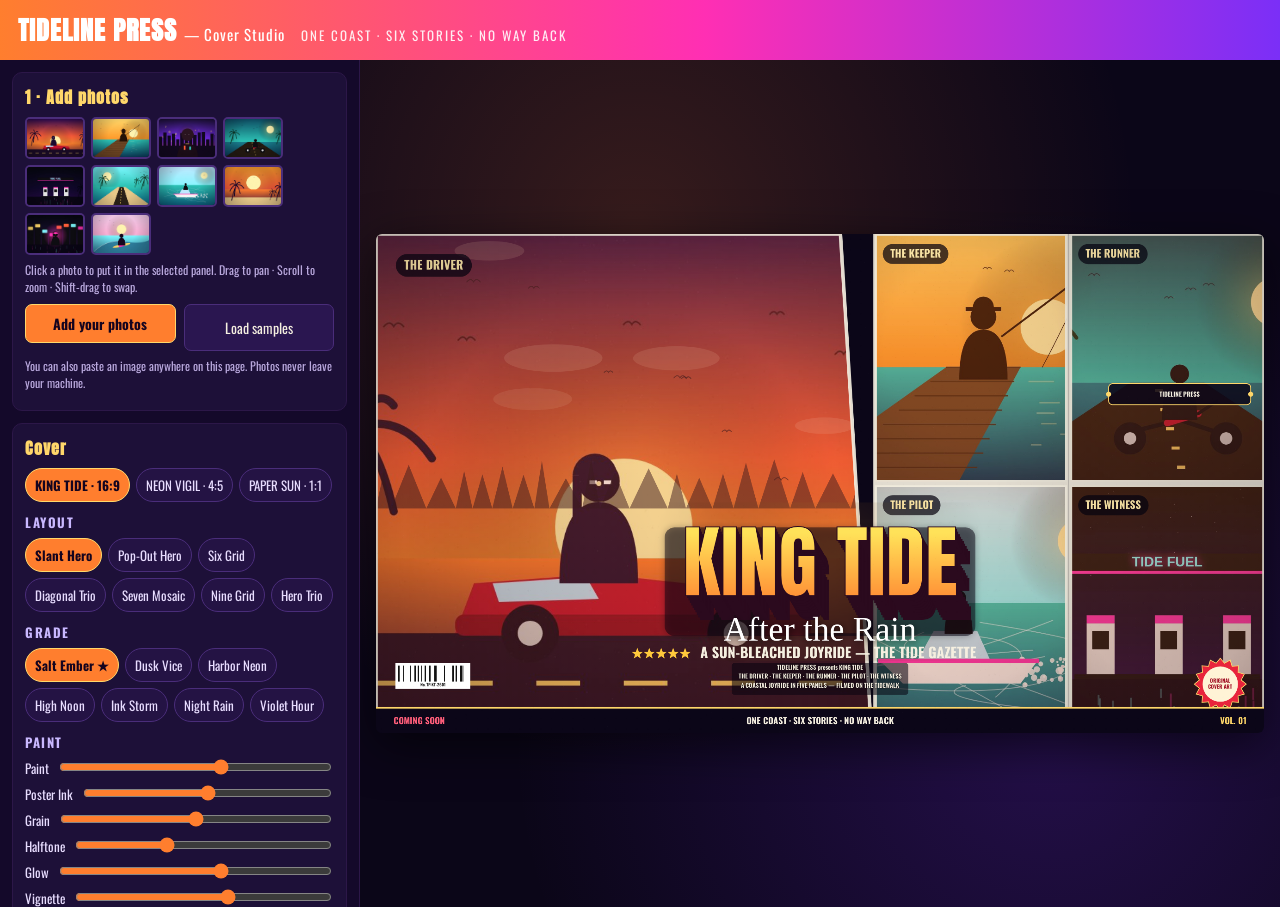
<file: app/index.html>
<!DOCTYPE html>
<html lang="en">
<head>
<meta charset="utf-8">
<meta name="viewport" content="width=device-width, initial-scale=1">
<title>TIDELINE PRESS — Cover Studio</title>
<link rel="stylesheet" href="style.css">
</head>
<body>
<div id="studio">
  <header>
    <h1>TIDELINE PRESS <span>— Cover Studio</span></h1>
    <p class="tagline">ONE COAST · SIX STORIES · NO WAY BACK</p>
  </header>
  <main>
    <div id="controls">
      <section class="step" id="step-1">
        <h2>1 · Add photos</h2>
        <div id="photo-strip" class="thumb-strip" aria-label="Demo photos"></div>
        <p class="hint">Click a photo to put it in the selected panel. Drag to pan · Scroll to zoom · Shift-drag to swap.</p>
        <div class="row">
          <label class="file-btn">Add your photos
            <input type="file" id="file-input" accept="image/*" multiple hidden>
          </label>
          <button type="button" id="btn-samples">Load samples</button>
        </div>
        <p class="hint">You can also paste an image anywhere on this page. Photos never leave your machine.</p>
      </section>

      <section class="step" id="step-cover">
        <h2>Cover</h2>
        <div id="cover-tabs" class="picker" role="tablist" aria-label="Cover"></div>
        <h3>Layout</h3>
        <div id="layout-picker" class="picker" aria-label="Layout"></div>
        <h3>Grade</h3>
        <div id="grade-picker" class="picker" aria-label="Grade"></div>
        <h3>Paint</h3>
        <label class="slider-row">Paint <input type="range" id="fx-paint" min="0" max="100" value="60"></label>
        <label class="slider-row">Poster Ink <input type="range" id="fx-ink" min="0" max="100" value="50"></label>
        <label class="slider-row">Grain <input type="range" id="fx-grain" min="0" max="100" value="50"></label>
        <label class="slider-row">Halftone <input type="range" id="fx-halftone" min="0" max="100" value="35"></label>
        <label class="slider-row">Glow <input type="range" id="fx-glow" min="0" max="100" value="60"></label>
        <label class="slider-row">Vignette <input type="range" id="fx-vignette" min="0" max="100" value="60"></label>
      </section>

      <section class="step" id="step-2">
        <h2>2 · Caption</h2>
        <label>Title <input type="text" id="in-title" value="KING TIDE" maxlength="24"></label>
        <label>Script subtitle <input type="text" id="in-script" value="After the Rain" maxlength="40"></label>
        <label>Tagline <input type="text" id="in-tagline" value="ONE COAST · SIX STORIES · NO WAY BACK" maxlength="60"></label>
        <label>Press quote <input type="text" id="in-quote" value="A SUN-BLEACHED JOYRIDE" maxlength="60"></label>
        <label>Volume badge <input type="text" id="in-badge" value="VOL. 01" maxlength="16"></label>
        <label>Ribbon <input type="text" id="in-ribbon" value="" maxlength="24" placeholder="e.g. LIMITED"></label>
        <label class="check"><input type="checkbox" id="in-seal" checked> Seal — ORIGINAL COVER ART</label>
        <label class="check"><input type="checkbox" id="in-marquee" checked> Marquee — stars + press quote</label>
      </section>

      <section class="step" id="panel-controls">
        <h2>Panel</h2>
        <label>Selected panel
          <select id="panel-select"></select>
        </label>
        <label class="slider-row">Zoom <input type="range" id="panel-zoom" min="100" max="300" value="100"></label>
        <div class="row">
          <button type="button" id="panel-flip">Flip</button>
          <select id="panel-swap" aria-label="Swap with panel"></select>
        </div>
        <label>Focal point
          <select id="panel-focal">
            <option>Top</option>
            <option selected>Center</option>
            <option>Bottom</option>
          </select>
        </label>
        <label>Tag (role / place · time) <input type="text" id="panel-tag" maxlength="28"></label>
        <button type="button" id="panel-reset">Reset crop</button>
      </section>

      <section class="step" id="step-3">
        <h2>3 · Export</h2>
        <label>Size
          <select id="export-size">
            <option value="1:1">Square · 1080 × 1080</option>
            <option value="4:5">Portrait · 1080 × 1350</option>
            <option value="16:9" selected>Landscape · 1920 × 1080</option>
          </select>
        </label>
        <div class="row">
          <button type="button" id="btn-export" class="primary">Export PNG</button>
          <button type="button" id="btn-export-all">Export all 3 sizes</button>
        </div>
        <div class="row">
          <button type="button" id="btn-remix">Remix</button>
          <button type="button" id="btn-surprise">Surprise me</button>
        </div>
        <p id="status-line" aria-live="polite">Ready.</p>
      </section>
    </div>
    <div id="stage">
      <canvas id="preview" width="1920" height="1080"></canvas>
    </div>
  </main>
</div>
<script type="module" src="src/main.js"></script>
</body>
</html>
</file>
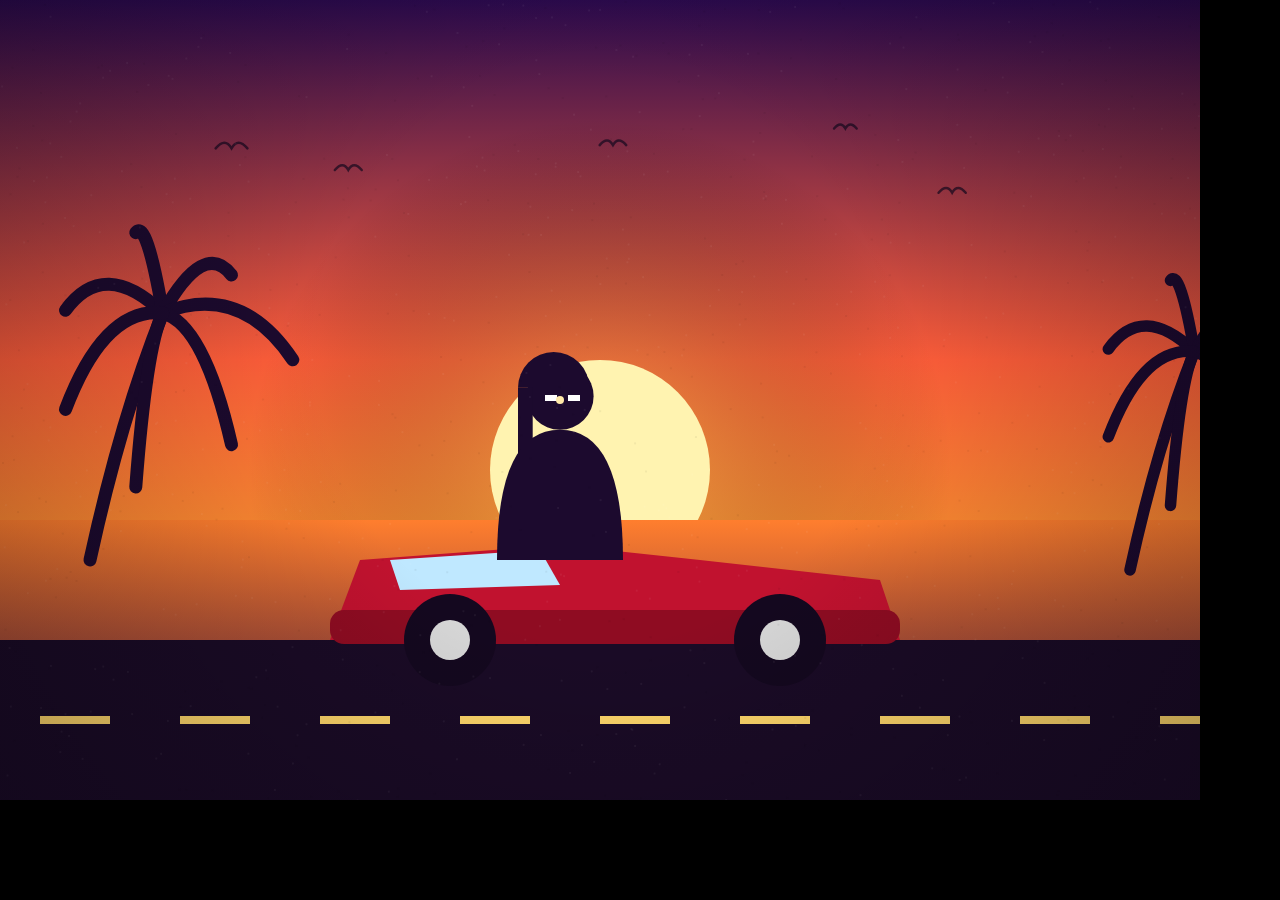
<file: tools/gen-photos.html>
<!DOCTYPE html>
<html lang="en">
<head>
<meta charset="utf-8">
<title>gen-photos</title>
<style>html,body{margin:0;padding:0;background:#000}canvas{display:block}</style>
</head>
<body>
<canvas id="c" width="1200" height="800"></canvas>
<script>
// TIDELINE PRESS — procedural demo-photo generator.
// Every "photo" is drawn on a 2-D canvas: sky gradients, suns, palms and
// silhouettes from a seeded PRNG. No photographs, no borrowed artwork.
// Usage: gen-photos.html?scene=<id>  → draws the scene, sets window.__genReady.
function hashSeed(text) {
  let h = 2166136261;
  for (let i = 0; i < text.length; i++) { h ^= text.charCodeAt(i); h = Math.imul(h, 16777619); }
  return h >>> 0;
}
function mulberry32(seed) {
  let a = seed >>> 0;
  return function () {
    a = (a + 0x6d2b79f5) >>> 0;
    let t = a;
    t = Math.imul(t ^ (t >>> 15), t | 1);
    t ^= t + Math.imul(t ^ (t >>> 7), t | 61);
    return ((t ^ (t >>> 14)) >>> 0) / 4294967296;
  };
}
const ctx = document.getElementById('c').getContext('2d');
const W = 1200, H = 800;

function sky(stops) {
  const g = ctx.createLinearGradient(0, 0, 0, H);
  stops.forEach(([o, c]) => g.addColorStop(o, c));
  ctx.fillStyle = g;
  ctx.fillRect(0, 0, W, H);
}
function sun(cx, cy, r, color, glow) {
  const g = ctx.createRadialGradient(cx, cy, r * 0.1, cx, cy, r * 3.2);
  g.addColorStop(0, glow);
  g.addColorStop(1, 'rgba(0,0,0,0)');
  ctx.fillStyle = g;
  ctx.fillRect(cx - r * 3.2, cy - r * 3.2, r * 6.4, r * 6.4);
  ctx.fillStyle = color;
  ctx.beginPath(); ctx.arc(cx, cy, r, 0, Math.PI * 2); ctx.fill();
}
function sea(y, top, bottom) {
  const g = ctx.createLinearGradient(0, y, 0, H);
  g.addColorStop(0, top); g.addColorStop(1, bottom);
  ctx.fillStyle = g;
  ctx.fillRect(0, y, W, H - y);
}
function birds(rnd, n, y0, y1) {
  ctx.strokeStyle = 'rgba(20,8,30,0.7)';
  ctx.lineWidth = 2.5; ctx.lineCap = 'round';
  for (let i = 0; i < n; i++) {
    const x = 60 + rnd() * (W - 120), y = y0 + rnd() * (y1 - y0), s = 8 + rnd() * 10;
    ctx.beginPath();
    ctx.moveTo(x - s, y);
    ctx.quadraticCurveTo(x - s * 0.4, y - s * 0.7, x, y);
    ctx.quadraticCurveTo(x + s * 0.4, y - s * 0.7, x + s, y);
    ctx.stroke();
  }
}
function palm(x, y, s, color) {
  ctx.save();
  ctx.strokeStyle = color; ctx.fillStyle = color;
  ctx.lineWidth = Math.max(3, s * 0.05); ctx.lineCap = 'round';
  ctx.beginPath();
  ctx.moveTo(x, y);
  ctx.quadraticCurveTo(x + s * 0.12, y - s * 0.55, x + s * 0.28, y - s * 0.95);
  ctx.stroke();
  const tx = x + s * 0.28, ty = y - s * 0.95;
  for (let i = 0; i < 7; i++) {
    const a = -Math.PI * 0.85 + (i * Math.PI * 1.7) / 6;
    const len = s * (0.42 + (i % 2) * 0.08);
    ctx.beginPath();
    ctx.moveTo(tx, ty);
    ctx.quadraticCurveTo(tx + Math.cos(a) * len * 0.6, ty + Math.sin(a) * len * 0.5 - s * 0.12,
      tx + Math.cos(a) * len, ty + Math.sin(a) * len + s * 0.18);
    ctx.stroke();
  }
  ctx.restore();
}
function grain(rnd) {
  ctx.save(); ctx.globalAlpha = 0.05;
  for (let i = 0; i < 900; i++) {
    ctx.fillStyle = rnd() > 0.5 ? '#fff' : '#000';
    ctx.fillRect(rnd() * W, rnd() * H, 2, 2);
  }
  ctx.restore();
}
function vignette() {
  const g = ctx.createRadialGradient(W / 2, H * 0.45, H * 0.35, W / 2, H / 2, W * 0.75);
  g.addColorStop(0, 'rgba(0,0,0,0)'); g.addColorStop(1, 'rgba(5,2,12,0.4)');
  ctx.fillStyle = g; ctx.fillRect(0, 0, W, H);
}
function person(x, y, s, opts = {}) {
  // Simple standing silhouette: head, hair, shoulders, torso.
  ctx.save();
  ctx.fillStyle = opts.color || '#14081f';
  ctx.beginPath(); ctx.arc(x, y - s * 0.78, s * 0.16, 0, Math.PI * 2); ctx.fill(); // head
  if (opts.hair) {
    ctx.beginPath(); ctx.arc(x - s * 0.03, y - s * 0.82, s * 0.17, Math.PI, Math.PI * 2); ctx.fill();
    ctx.fillRect(x - s * 0.2, y - s * 0.82, s * 0.07, s * 0.34); // long hair
  }
  if (opts.hat) {
    ctx.fillRect(x - s * 0.22, y - s * 0.9, s * 0.44, s * 0.05);
    ctx.beginPath(); ctx.arc(x, y - s * 0.9, s * 0.13, Math.PI, 0); ctx.fill();
  }
  if (opts.bandana) {
    ctx.fillStyle = opts.bandana;
    ctx.beginPath(); ctx.arc(x, y - s * 0.78, s * 0.165, Math.PI * 1.05, Math.PI * 1.95); ctx.fill();
    ctx.beginPath(); ctx.moveTo(x + s * 0.14, y - s * 0.8); ctx.lineTo(x + s * 0.3, y - s * 0.62); ctx.lineTo(x + s * 0.2, y - s * 0.72); ctx.closePath(); ctx.fill();
  }
  ctx.fillStyle = opts.color || '#14081f';
  ctx.beginPath(); // shoulders + torso
  ctx.moveTo(x - s * 0.3, y);
  ctx.quadraticCurveTo(x - s * 0.3, y - s * 0.62, x, y - s * 0.62);
  ctx.quadraticCurveTo(x + s * 0.3, y - s * 0.62, x + s * 0.3, y);
  ctx.closePath(); ctx.fill();
  ctx.restore();
}

const scenes = {
  'hero-convertible'(rnd) {
    sky([[0, '#2b0a4e'], [0.45, '#ff5e3a'], [0.75, '#ff9e2e'], [1, '#ffd76a']]);
    sun(600, 470, 110, '#fff3b0', 'rgba(255,190,80,0.55)');
    sea(520, '#ff7e2e', '#3a1040');
    birds(rnd, 5, 90, 260);
    palm(90, 560, 260, '#1c0a2e');
    palm(1130, 570, 230, '#1c0a2e');
    // Road.
    ctx.fillStyle = '#1a0b26'; ctx.fillRect(0, 640, W, 160);
    ctx.fillStyle = '#ffd76a';
    for (let x = 40; x < W; x += 140) ctx.fillRect(x, 716, 70, 8);
    // Red convertible, side profile.
    ctx.save();
    ctx.fillStyle = '#c1122f';
    ctx.beginPath();
    ctx.moveTo(330, 640);
    ctx.lineTo(360, 560); ctx.lineTo(560, 545); ctx.lineTo(700, 560);
    ctx.lineTo(880, 580); ctx.lineTo(900, 640);
    ctx.closePath(); ctx.fill();
    ctx.fillStyle = '#8f0c22';
    ctx.beginPath(); ctx.roundRect(330, 610, 570, 34, 14); ctx.fill();
    ctx.fillStyle = '#bfe8ff';
    ctx.beginPath(); ctx.moveTo(390, 560); ctx.lineTo(540, 550); ctx.lineTo(560, 585); ctx.lineTo(400, 590); ctx.closePath(); ctx.fill();
    ctx.fillStyle = '#14081f';
    ctx.beginPath(); ctx.arc(450, 640, 46, 0, Math.PI * 2); ctx.fill();
    ctx.beginPath(); ctx.arc(780, 640, 46, 0, Math.PI * 2); ctx.fill();
    ctx.fillStyle = '#d8d8d8';
    ctx.beginPath(); ctx.arc(450, 640, 20, 0, Math.PI * 2); ctx.fill();
    ctx.beginPath(); ctx.arc(780, 640, 20, 0, Math.PI * 2); ctx.fill();
    ctx.restore();
    // Woman with sunglasses leaning on the door.
    person(560, 560, 210, { hair: true, color: '#1c0a2e' });
    ctx.fillStyle = '#fff';
    ctx.fillRect(545, 395, 12, 6); ctx.fillRect(568, 395, 12, 6); // sunglasses glint
    ctx.fillStyle = '#ffe9a8';
    ctx.beginPath(); ctx.arc(560, 400, 4, 0, Math.PI * 2); ctx.fill(); // earring
  },
  'fisherman'(rnd) {
    sky([[0, '#ffd76a'], [0.5, '#ff9e2e'], [1, '#ff5e3a']]);
    sun(850, 300, 90, '#fff3b0', 'rgba(255,190,80,0.5)');
    sea(430, '#2ec4b6', '#0b3d5c');
    ctx.fillStyle = 'rgba(255,243,176,0.35)';
    for (let i = 0; i < 8; i++) ctx.fillRect(780 + rnd() * 160, 440 + i * 34, 90 - i * 8, 5);
    // Pier planks.
    ctx.fillStyle = '#6b4423';
    ctx.beginPath(); ctx.moveTo(0, 800); ctx.lineTo(520, 430); ctx.lineTo(760, 430); ctx.lineTo(560, 800); ctx.closePath(); ctx.fill();
    ctx.strokeStyle = '#4a2d17'; ctx.lineWidth = 4;
    for (let i = 0; i < 9; i++) {
      const t = i / 8;
      ctx.beginPath();
      ctx.moveTo(520 - 520 * t * 0.9 + 60 * t, 430 + 370 * t);
      ctx.lineTo(760 - 200 * t + 40 * t, 430 + 370 * t);
      ctx.stroke();
    }
    // Old fisherman with rod.
    person(640, 470, 260, { hat: true, color: '#241207' });
    ctx.strokeStyle = '#241207'; ctx.lineWidth = 6; ctx.lineCap = 'round';
    ctx.beginPath(); ctx.moveTo(700, 330); ctx.lineTo(980, 120); ctx.stroke();
    ctx.lineWidth = 2;
    ctx.beginPath(); ctx.moveTo(980, 120); ctx.quadraticCurveTo(900, 300, 830, 430); ctx.stroke();
    birds(rnd, 4, 80, 220);
  },
  'portrait-man'(rnd) {
    sky([[0, '#1b1035'], [0.55, '#7b2ff7'], [1, '#ff5e3a']]);
    for (let i = 0; i < 14; i++) {
      ctx.fillStyle = `rgba(255,${180 + Math.floor(rnd() * 60)},120,${0.25 + rnd() * 0.4})`;
      ctx.beginPath(); ctx.arc(60 + rnd() * (W - 120), 120 + rnd() * 380, 6 + rnd() * 22, 0, Math.PI * 2); ctx.fill();
    }
    sun(600, 330, 70, '#ffe9a8', 'rgba(255,150,80,0.5)');
    // Rooftop + skyline.
    ctx.fillStyle = '#12081f';
    for (let x = 0; x < W; x += 90) {
      const h = 120 + rnd() * 180;
      ctx.fillRect(x, 560 - h, 70, h);
    }
    ctx.fillRect(0, 560, W, 240);
    // Man close-up.
    ctx.fillStyle = '#2a1420';
    ctx.beginPath(); ctx.arc(600, 330, 130, 0, Math.PI * 2); ctx.fill(); // head
    ctx.beginPath(); ctx.arc(600, 330, 132, 0.15 * Math.PI, 0.85 * Math.PI); ctx.fill(); // beard
    ctx.fillStyle = '#1c0d18';
    ctx.beginPath(); ctx.moveTo(380, 800); ctx.quadraticCurveTo(400, 520, 600, 500); ctx.quadraticCurveTo(800, 520, 820, 800); ctx.closePath(); ctx.fill();
    ctx.fillStyle = '#ff5e3a'; ctx.fillRect(520, 560, 40, 90); ctx.fillStyle = '#2ec4b6'; ctx.fillRect(640, 580, 34, 70); // floral shirt
    ctx.fillStyle = '#ffd76a'; ctx.fillRect(560, 520, 80, 10); // gold chain
    ctx.fillStyle = '#fff'; ctx.fillRect(545, 320, 14, 5); ctx.fillRect(620, 320, 14, 5); // eyes
  },
  'motorcycle'(rnd) {
    sky([[0, '#0e4d64'], [0.6, '#2ec4b6'], [1, '#ffd76a']]);
    sun(950, 220, 80, '#fff3b0', 'rgba(255,220,120,0.5)');
    sea(480, '#1b7f8e', '#0b3d5c');
    ctx.fillStyle = '#241a12'; ctx.beginPath(); ctx.moveTo(0, 800); ctx.lineTo(480, 480); ctx.lineTo(720, 480); ctx.lineTo(1200, 800); ctx.closePath(); ctx.fill();
    ctx.fillStyle = '#ffd76a';
    for (let i = 0; i < 5; i++) ctx.fillRect(560 + i * 18, 500 + i * 62, 26, 10);
    palm(120, 520, 240, '#0d2f1e');
    palm(1090, 530, 220, '#0d2f1e');
    // Motorcycle side profile.
    ctx.save();
    ctx.strokeStyle = '#0d0d12'; ctx.lineWidth = 14; ctx.lineCap = 'round';
    ctx.beginPath(); ctx.moveTo(480, 640); ctx.lineTo(640, 600); ctx.lineTo(760, 640); ctx.stroke();
    ctx.strokeStyle = '#c1122f'; ctx.lineWidth = 22;
    ctx.beginPath(); ctx.moveTo(600, 610); ctx.lineTo(700, 580); ctx.stroke();
    ctx.fillStyle = '#0d0d12';
    ctx.beginPath(); ctx.arc(480, 660, 52, 0, Math.PI * 2); ctx.fill();
    ctx.beginPath(); ctx.arc(790, 660, 52, 0, Math.PI * 2); ctx.fill();
    ctx.fillStyle = '#d8d8d8';
    ctx.beginPath(); ctx.arc(480, 660, 20, 0, Math.PI * 2); ctx.fill();
    ctx.beginPath(); ctx.arc(790, 660, 20, 0, Math.PI * 2); ctx.fill();
    ctx.strokeStyle = '#0d0d12'; ctx.lineWidth = 10;
    ctx.beginPath(); ctx.moveTo(700, 580); ctx.lineTo(760, 540); ctx.stroke();
    ctx.restore();
    person(640, 600, 190, { color: '#0d0d12' });
    birds(rnd, 4, 90, 240);
  },
  'gas-station'(rnd) {
    sky([[0, '#05070f'], [0.6, '#12082e'], [1, '#2b0a4e']]);
    for (let i = 0; i < 40; i++) {
      ctx.fillStyle = `rgba(255,255,255,${0.3 + rnd() * 0.6})`;
      ctx.fillRect(rnd() * W, rnd() * 300, 2, 2);
    }
    // Canopy.
    ctx.fillStyle = '#0d0d12'; ctx.fillRect(220, 220, 760, 60);
    ctx.fillStyle = '#ff2fb3'; ctx.fillRect(220, 276, 760, 10);
    ctx.fillStyle = '#7df9ff'; ctx.font = '700 44px sans-serif'; ctx.textAlign = 'center';
    ctx.shadowColor = '#ff2fb3'; ctx.shadowBlur = 26;
    ctx.fillText('TIDE FUEL', 600, 262);
    ctx.shadowBlur = 0;
    // Pumps.
    for (const px of [340, 560, 780]) {
      ctx.fillStyle = '#e8e8e8'; ctx.fillRect(px, 420, 90, 190);
      ctx.fillStyle = '#ff2fb3'; ctx.fillRect(px, 420, 90, 26);
      ctx.fillStyle = '#111'; ctx.fillRect(px + 18, 470, 54, 60);
    }
    ctx.fillStyle = '#0d0d12'; ctx.fillRect(300, 610, 600, 16);
    // Wet road reflections.
    ctx.fillStyle = '#0a0616'; ctx.fillRect(0, 626, W, 174);
    for (let i = 0; i < 26; i++) {
      ctx.fillStyle = rnd() > 0.5 ? 'rgba(255,47,179,0.35)' : 'rgba(125,249,255,0.3)';
      ctx.fillRect(240 + rnd() * 720, 640 + rnd() * 130, 6, 30 + rnd() * 60);
    }
    palm(1080, 640, 220, '#05070f');
  },
  'coastal-road'(rnd) {
    sky([[0, '#7df9ff'], [0.5, '#2ec4b6'], [1, '#ffd76a']]);
    sun(300, 200, 90, '#fff3b0', 'rgba(255,240,180,0.5)');
    sea(420, '#2ec4b6', '#0b6e8e');
    ctx.fillStyle = '#e8c98a'; ctx.beginPath(); ctx.moveTo(0, 800); ctx.lineTo(520, 420); ctx.lineTo(680, 420); ctx.lineTo(1200, 800); ctx.closePath(); ctx.fill();
    ctx.fillStyle = '#2a2118'; ctx.beginPath(); ctx.moveTo(430, 800); ctx.lineTo(560, 420); ctx.lineTo(640, 420); ctx.lineTo(760, 800); ctx.closePath(); ctx.fill();
    ctx.fillStyle = '#ffd76a';
    for (let i = 0; i < 6; i++) ctx.fillRect(588 - i * 2, 450 + i * 58, 14, 26);
    palm(150, 460, 230, '#0d3a24');
    palm(1020, 470, 250, '#0d3a24');
    palm(880, 430, 160, '#0d3a24');
    birds(rnd, 6, 80, 260);
  },
  'speedboat'(rnd) {
    sky([[0, '#bfe8ff'], [0.6, '#7df9ff'], [1, '#ffe9a8']]);
    sun(950, 180, 70, '#fff3b0', 'rgba(255,240,180,0.5)');
    sea(380, '#2ec4b6', '#0b5e7a');
    ctx.strokeStyle = 'rgba(255,255,255,0.5)'; ctx.lineWidth = 3;
    for (let i = 0; i < 10; i++) {
      ctx.beginPath();
      ctx.moveTo(80 + rnd() * 1000, 420 + rnd() * 320);
      ctx.quadraticCurveTo(80 + rnd() * 1000, 420 + rnd() * 320, 80 + rnd() * 1000, 420 + rnd() * 320);
      ctx.stroke();
    }
    // Spray.
    ctx.fillStyle = 'rgba(255,255,255,0.85)';
    for (let i = 0; i < 60; i++) {
      ctx.beginPath(); ctx.arc(760 + rnd() * 260, 560 + rnd() * 90, 3 + rnd() * 9, 0, Math.PI * 2); ctx.fill();
    }
    // Hull.
    ctx.fillStyle = '#f5f5f5';
    ctx.beginPath(); ctx.moveTo(300, 560); ctx.lineTo(820, 560); ctx.lineTo(760, 640); ctx.lineTo(380, 640); ctx.closePath(); ctx.fill();
    ctx.fillStyle = '#ff2fb3'; ctx.fillRect(300, 560, 520, 14);
    ctx.fillStyle = '#bfe8ff'; ctx.beginPath(); ctx.moveTo(430, 560); ctx.lineTo(480, 470); ctx.lineTo(620, 470); ctx.lineTo(660, 560); ctx.closePath(); ctx.fill();
    person(560, 480, 150, { color: '#0d0d12' });
    birds(rnd, 3, 80, 200);
  },
  'beach-palms'(rnd) {
    sky([[0, '#ff9e2e'], [0.55, '#ff5e3a'], [1, '#7b2ff7']]);
    sun(600, 330, 150, '#fff3b0', 'rgba(255,190,80,0.6)');
    sea(470, '#ff7e2e', '#3a1040');
    ctx.fillStyle = '#e8c98a'; ctx.fillRect(0, 640, W, 160);
    palm(140, 700, 330, '#1c0a2e');
    palm(1080, 710, 300, '#1c0a2e');
    palm(950, 690, 180, '#1c0a2e');
    birds(rnd, 6, 90, 280);
  },
  'bandana-woman'(rnd) {
    sky([[0, '#05070f'], [0.6, '#1b1035'], [1, '#3a1040']]);
    // Buildings + neon signs.
    const signs = ['#ff2fb3', '#7df9ff', '#ffd76a', '#ff5e3a'];
    for (let x = 0; x < W; x += 150) {
      const h = 260 + rnd() * 220;
      ctx.fillStyle = '#0d0d12';
      ctx.fillRect(x + 10, 620 - h, 130, h);
      ctx.fillStyle = signs[Math.floor(rnd() * signs.length)];
      ctx.shadowColor = ctx.fillStyle; ctx.shadowBlur = 22;
      ctx.fillRect(x + 26, 620 - h + 30, 98, 60);
      ctx.shadowBlur = 0;
    }
    ctx.fillStyle = '#0a0616'; ctx.fillRect(0, 620, W, 180);
    for (let i = 0; i < 30; i++) {
      ctx.fillStyle = rnd() > 0.5 ? 'rgba(255,47,179,0.35)' : 'rgba(125,249,255,0.3)';
      ctx.fillRect(60 + rnd() * 1080, 640 + rnd() * 130, 6, 30 + rnd() * 60);
    }
    // Pink rim glow behind the woman so she reads against the dark street.
    const glow = ctx.createRadialGradient(600, 430, 20, 600, 430, 260);
    glow.addColorStop(0, 'rgba(255,47,179,0.55)');
    glow.addColorStop(1, 'rgba(255,47,179,0)');
    ctx.fillStyle = glow;
    ctx.fillRect(340, 170, 520, 520);
    person(600, 640, 300, { hair: true, bandana: '#ff2fb3', color: '#0d0d12' });
    ctx.fillStyle = '#ffd76a';
    ctx.beginPath(); ctx.arc(600, 400, 5, 0, Math.PI * 2); ctx.fill();
  },
  'surfer'(rnd) {
    sky([[0, '#ffd6f5'], [0.5, '#ffb3d9'], [1, '#7df9ff']]);
    sun(600, 300, 100, '#fff3b0', 'rgba(255,220,160,0.55)');
    sea(430, '#7df9ff', '#2e7f9e');
    // Wave curl.
    ctx.fillStyle = '#2e7f9e';
    ctx.beginPath();
    ctx.moveTo(0, 800); ctx.quadraticCurveTo(300, 480, 700, 560); ctx.quadraticCurveTo(1000, 620, 1200, 520);
    ctx.lineTo(1200, 800); ctx.closePath(); ctx.fill();
    ctx.strokeStyle = 'rgba(255,255,255,0.8)'; ctx.lineWidth = 6;
    ctx.beginPath(); ctx.moveTo(0, 790); ctx.quadraticCurveTo(300, 490, 700, 565); ctx.stroke();
    // Board + surfer.
    ctx.save();
    ctx.translate(600, 640); ctx.rotate(-0.22);
    ctx.fillStyle = '#ffd76a';
    ctx.beginPath(); ctx.ellipse(0, 0, 190, 26, 0, 0, Math.PI * 2); ctx.fill();
    ctx.fillStyle = '#ff2fb3'; ctx.fillRect(-60, -26, 120, 52);
    ctx.restore();
    person(600, 640, 260, { color: '#14081f' });
    birds(rnd, 5, 90, 260);
  },
};

const params = new URLSearchParams(location.search);
const scene = params.get('scene') || 'hero-convertible';
const draw = scenes[scene];
if (draw) {
  const rnd = mulberry32(hashSeed('photo:' + scene));
  draw(rnd);
  grain(rnd);
  vignette();
}
window.__genReady = true;
document.title = 'ready:' + scene;
</script>
</body>
</html>
</file>
<file: app/style.css>
@font-face {
  font-family: 'Anton';
  src: url('fonts/Anton-Regular.ttf') format('truetype');
  font-weight: 400;
  font-display: swap;
}
@font-face {
  font-family: 'Oswald';
  src: url('fonts/Oswald-Variable.ttf') format('truetype');
  font-weight: 100 900;
  font-display: swap;
}
@font-face {
  font-family: 'Pacifico';
  src: url('fonts/Pacifico-Regular.ttf') format('truetype');
  font-weight: 400;
  font-display: swap;
}

* { box-sizing: border-box; }

body {
  margin: 0;
  background: #0b0618;
  color: #f5efe0;
  font-family: 'Oswald', system-ui, sans-serif;
}

#studio > header {
  display: flex;
  align-items: baseline;
  gap: 16px;
  padding: 10px 18px;
  background: linear-gradient(90deg, #ff7e2e, #ff2fb3 55%, #7b2ff7);
  color: #fff;
}
#studio > header h1 {
  font-family: 'Anton', 'Arial Black', sans-serif;
  font-size: 26px;
  letter-spacing: 1px;
  margin: 0;
}
#studio > header h1 span { font-family: 'Oswald', sans-serif; font-weight: 400; font-size: 15px; }
#studio > header .tagline {
  margin: 0;
  font-size: 13px;
  letter-spacing: 2px;
  opacity: 0.9;
}

main {
  display: grid;
  grid-template-columns: 360px 1fr;
  height: calc(100vh - 53px);
}

#controls {
  overflow-y: auto;
  padding: 12px;
  background: #14092a;
  border-right: 1px solid #2c1748;
}
.step {
  background: #1d1038;
  border: 1px solid #2c1748;
  border-radius: 10px;
  padding: 12px;
  margin-bottom: 12px;
}
.step h2 {
  font-family: 'Anton', 'Arial Black', sans-serif;
  font-size: 16px;
  letter-spacing: 1px;
  margin: 0 0 8px;
  color: #ffd76a;
}
.step h3 {
  font-size: 13px;
  text-transform: uppercase;
  letter-spacing: 1.5px;
  margin: 10px 0 6px;
  color: #c9b8ff;
}
label {
  display: block;
  font-size: 13px;
  margin-bottom: 8px;
  color: #e8ddff;
}
label.check { display: flex; align-items: center; gap: 8px; }
input[type="text"], select {
  width: 100%;
  margin-top: 3px;
  padding: 7px 9px;
  border: 1px solid #4a2d7a;
  border-radius: 6px;
  background: #0f0620;
  color: #f5efe0;
  font-family: 'Oswald', sans-serif;
  font-size: 14px;
}
input[type="range"] { width: 100%; accent-color: #ff7e2e; }
.slider-row { display: flex; align-items: center; gap: 8px; margin-bottom: 6px; }
.slider-row input { flex: 1; margin-top: 0; }

.picker { display: flex; flex-wrap: wrap; gap: 6px; }
.picker button {
  padding: 6px 9px;
  border: 1px solid #4a2d7a;
  border-radius: 20px;
  background: #241344;
  color: #e8ddff;
  font-family: 'Oswald', sans-serif;
  font-size: 13px;
  cursor: pointer;
}
.picker button.active {
  background: #ff7e2e;
  border-color: #ffd76a;
  color: #14041f;
  font-weight: 700;
}

.thumb-strip { display: flex; flex-wrap: wrap; gap: 6px; }
.thumb-strip .thumb {
  width: 60px;
  height: 42px;
  object-fit: cover;
  border-radius: 5px;
  border: 2px solid #4a2d7a;
  cursor: pointer;
}
.thumb-strip .thumb:hover { border-color: #ffd76a; }

.row { display: flex; gap: 8px; margin-top: 8px; }
.row > * { flex: 1; }
button, .file-btn {
  padding: 8px 10px;
  border: 1px solid #4a2d7a;
  border-radius: 7px;
  background: #2a1650;
  color: #f5efe0;
  font-family: 'Oswald', sans-serif;
  font-size: 14px;
  cursor: pointer;
  text-align: center;
}
button.primary, .file-btn { background: #ff7e2e; border-color: #ffd76a; color: #14041f; font-weight: 700; }
button:hover, .file-btn:hover { filter: brightness(1.15); }
.hint { font-size: 12px; color: #b9a8dd; margin: 6px 0; line-height: 1.45; }
#status-line { font-size: 13px; color: #8dff9e; min-height: 18px; margin: 8px 0 0; }

#stage {
  display: flex;
  align-items: center;
  justify-content: center;
  padding: 16px;
  background:
    radial-gradient(ellipse at 30% 20%, rgba(255, 126, 46, 0.18), transparent 55%),
    radial-gradient(ellipse at 75% 80%, rgba(123, 47, 247, 0.22), transparent 55%),
    #0b0618;
  overflow: hidden;
}
#preview {
  max-width: 100%;
  max-height: 100%;
  border-radius: 6px;
  box-shadow: 0 12px 48px rgba(0, 0, 0, 0.6);
}

/* Screenshot-only compact editor (M1): the ?shot=editor mode adds the
   shot-editor class, so these rules never touch the normal UI. They lay
   the controls out in two columns until all 3 steps + export fit in one
   ≤1280px shot. */
body.shot-editor #controls { padding: 8px; }
body.shot-editor .step { padding: 7px 9px; margin-bottom: 7px; display: grid; grid-template-columns: 1fr 1fr; column-gap: 8px; }
body.shot-editor .step h2, body.shot-editor .step h3, body.shot-editor #photo-strip, body.shot-editor #status-line { grid-column: 1 / -1; }
body.shot-editor .step h2 { margin-bottom: 4px; font-size: 14px; }
body.shot-editor .step h3 { margin: 5px 0 3px; }
body.shot-editor .picker { grid-column: 1 / -1; }
body.shot-editor .picker button { padding: 3px 7px; font-size: 12px; }
body.shot-editor .thumb-strip .thumb { width: 30px; height: 22px; border-width: 1px; }
body.shot-editor #controls .hint { display: none; }
body.shot-editor label { margin-bottom: 3px; font-size: 12px; }
body.shot-editor input[type="text"], body.shot-editor select { padding: 4px 6px; font-size: 12px; }
body.shot-editor .slider-row { margin-bottom: 1px; font-size: 12px; }
body.shot-editor .row { margin-top: 4px; grid-column: 1 / -1; }
body.shot-editor button, body.shot-editor .file-btn { padding: 5px 7px; font-size: 12px; }
body.shot-editor #studio > header { padding: 5px 14px; }
body.shot-editor #studio > header h1 { font-size: 20px; }
body.shot-editor #studio > header .tagline { font-size: 11px; }
</file>
